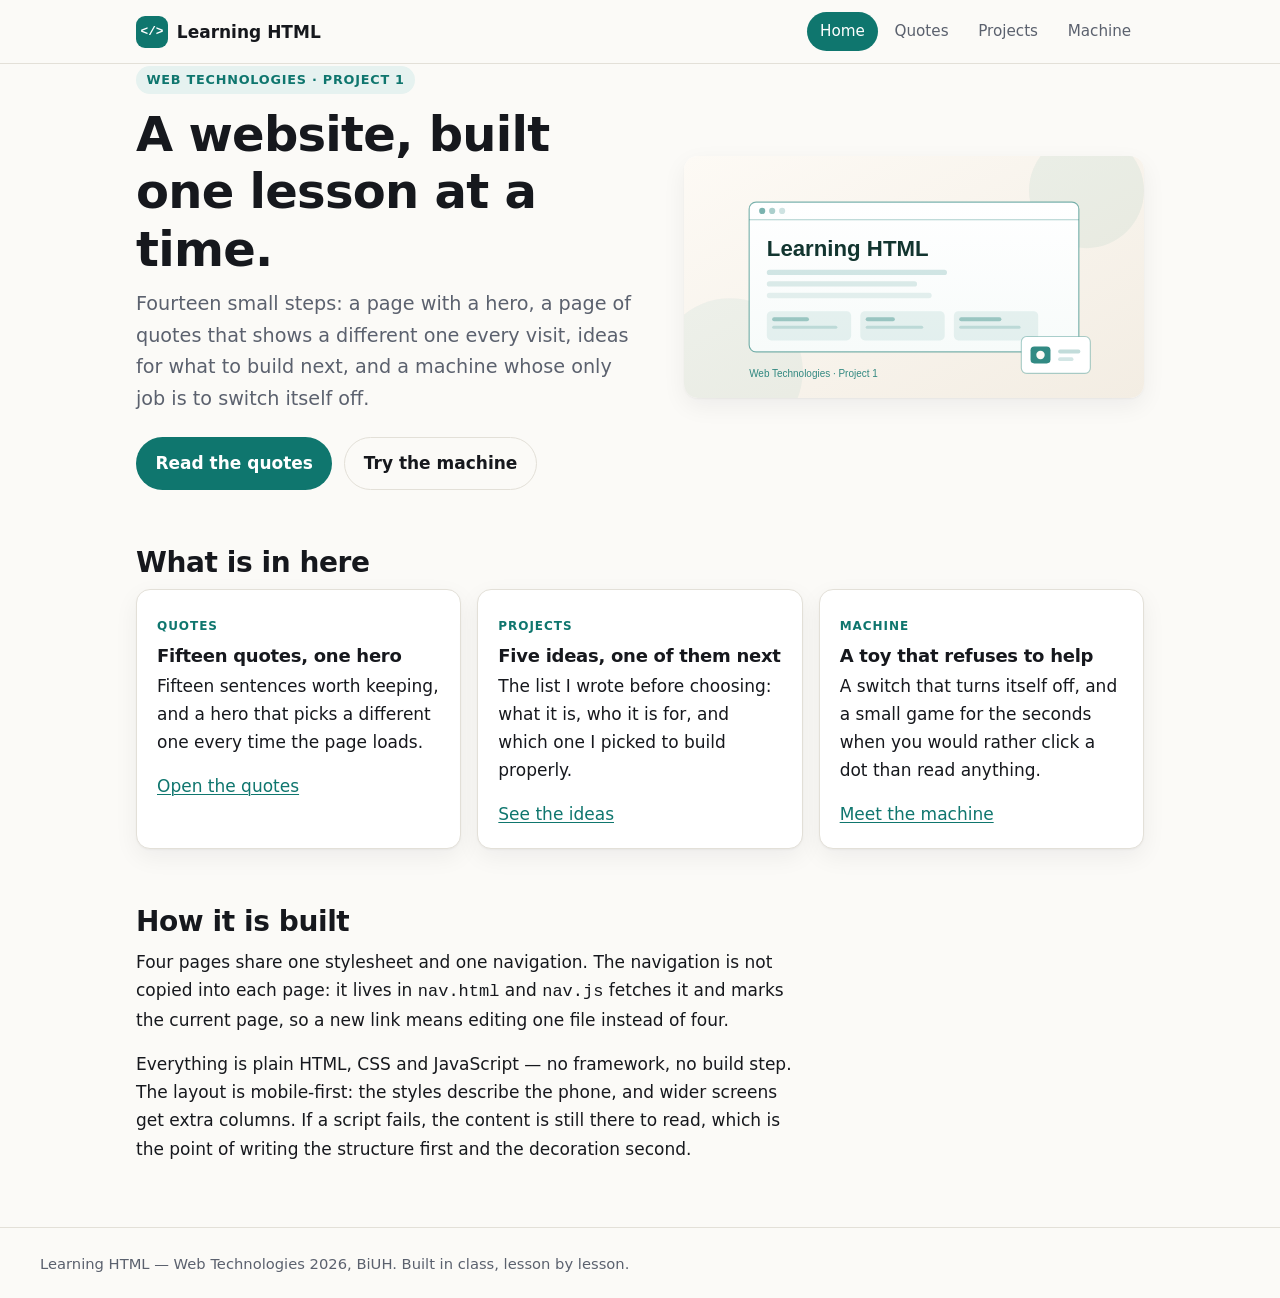
<file: index.html>
<!DOCTYPE html>
<html lang="en">
<head>
  <meta charset="utf-8">
  <meta name="viewport" content="width=device-width, initial-scale=1">
  <title>Learning HTML — a small site built in class</title>
  <meta name="description" content="The site built lesson by lesson in Web Technologies: a home page, fifteen quotes, a page of project ideas and a useless machine.">
  <link rel="icon" href="images/favicon-32.png" sizes="32x32" type="image/png">
  <link rel="apple-touch-icon" href="images/apple-touch-icon.png">
  <meta property="og:type" content="website">
  <meta property="og:title" content="Learning HTML">
  <meta property="og:description" content="A small site built lesson by lesson: quotes, project ideas, and one useless machine.">
  <meta property="og:image" content="images/og-image.jpg">
  <link rel="stylesheet" href="style.css">
  <script src="nav.js" defer></script>
</head>
<body>
  <a class="skip-link" href="#main">Skip to content</a>

  <header class="site-header" data-nav>
    <!-- nav.html is fetched and inserted here by nav.js -->
  </header>

  <main id="main" class="wrap">
    <section class="hero">
      <div class="hero-copy">
        <p class="eyebrow">Web Technologies · Project 1</p>
        <h1>A website, built one lesson at a time.</h1>
        <p class="lede">
          Fourteen small steps: a page with a hero, a page of quotes that shows a
          different one every visit, ideas for what to build next, and a machine
          whose only job is to switch itself off.
        </p>
        <div class="hero-actions">
          <a class="button" href="quotes.html">Read the quotes</a>
          <a class="button secondary" href="machine.html">Try the machine</a>
        </div>
      </div>
      <div class="hero-media">
        <img src="images/hero.svg" width="1200" height="630"
             alt="Illustration: a browser window drawn as an outline, with the words Learning HTML inside it.">
      </div>
    </section>

    <section aria-labelledby="inside">
      <h2 id="inside">What is in here</h2>
      <div class="card-grid">
        <article class="card">
          <span class="tag">Quotes</span>
          <h3>Fifteen quotes, one hero</h3>
          <p>
            Fifteen sentences worth keeping, and a hero that picks a different one
            every time the page loads.
          </p>
          <p><a href="quotes.html">Open the quotes</a></p>
        </article>
        <article class="card">
          <span class="tag">Projects</span>
          <h3>Five ideas, one of them next</h3>
          <p>
            The list I wrote before choosing: what it is, who it is for, and which
            one I picked to build properly.
          </p>
          <p><a href="project.html">See the ideas</a></p>
        </article>
        <article class="card">
          <span class="tag">Machine</span>
          <h3>A toy that refuses to help</h3>
          <p>
            A switch that turns itself off, and a small game for the seconds when
            you would rather click a dot than read anything.
          </p>
          <p><a href="machine.html">Meet the machine</a></p>
        </article>
      </div>
    </section>

    <section aria-labelledby="how">
      <h2 id="how">How it is built</h2>
      <p>
        Four pages share one stylesheet and one navigation. The navigation is not
        copied into each page: it lives in <code>nav.html</code> and
        <code>nav.js</code> fetches it and marks the current page, so a new link
        means editing one file instead of four.
      </p>
      <p>
        Everything is plain HTML, CSS and JavaScript — no framework, no build step.
        The layout is mobile-first: the styles describe the phone, and wider screens
        get extra columns. If a script fails, the content is still there to read,
        which is the point of writing the structure first and the decoration second.
      </p>
    </section>
  </main>

  <footer class="site-footer">
    <p>Learning HTML — Web Technologies 2026, BiUH. Built in class, lesson by lesson.</p>
  </footer>
</body>
</html>
</file>
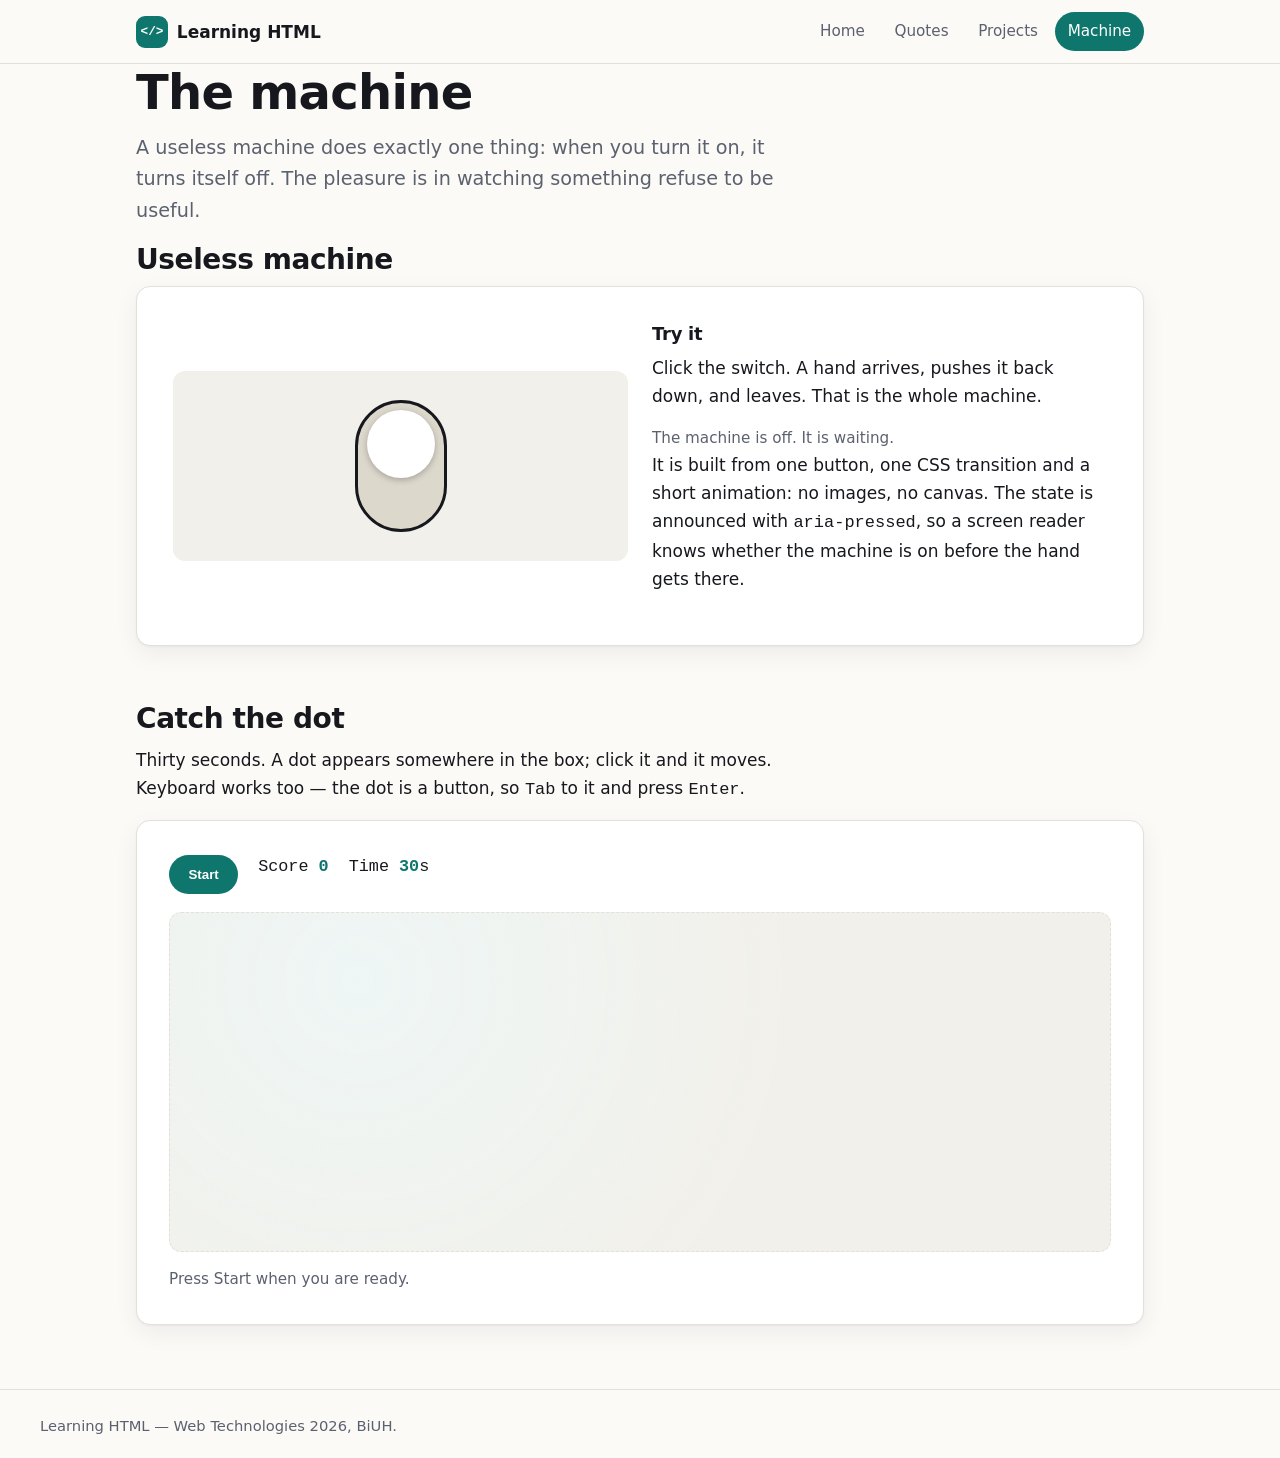
<file: machine.html>
<!DOCTYPE html>
<html lang="en">
<head>
  <meta charset="utf-8">
  <meta name="viewport" content="width=device-width, initial-scale=1">
  <title>The machine — Learning HTML</title>
  <meta name="description" content="A useless machine that switches itself off, and a small game about catching a dot before it moves again.">
  <link rel="icon" href="images/favicon-32.png" sizes="32x32" type="image/png">
  <link rel="apple-touch-icon" href="images/apple-touch-icon.png">
  <meta property="og:type" content="website">
  <meta property="og:title" content="The machine — Learning HTML">
  <meta property="og:description" content="A switch that turns itself off, and a game that keeps score.">
  <meta property="og:image" content="images/og-image.jpg">
  <link rel="stylesheet" href="style.css">
  <script src="nav.js" defer></script>
  <script src="machine.js" defer></script>
</head>
<body>
  <a class="skip-link" href="#main">Skip to content</a>

  <header class="site-header" data-nav></header>

  <main id="main" class="wrap">
    <h1>The machine</h1>
    <p class="lede">
      A useless machine does exactly one thing: when you turn it on, it turns
      itself off. The pleasure is in watching something refuse to be useful.
    </p>

    <section aria-labelledby="useless">
      <h2 id="useless">Useless machine</h2>
      <div class="machine">
        <div class="switch-stage">
          <button class="big-switch" type="button" id="the-switch" aria-pressed="false"
                  aria-labelledby="switch-label">
            <span class="knob" aria-hidden="true"></span>
            <span class="visually-hidden" id="switch-label">Turn the machine on</span>
          </button>
          <div class="hand" id="the-hand" aria-hidden="true"></div>
        </div>
        <div>
          <h3>Try it</h3>
          <p>
            Click the switch. A hand arrives, pushes it back down, and leaves. That
            is the whole machine.
          </p>
          <p class="machine-log" id="machine-log" role="status" aria-live="polite">
            The machine is off. It is waiting.
          </p>
          <p>
            It is built from one button, one CSS transition and a short animation:
            no images, no canvas. The state is announced with
            <code>aria-pressed</code>, so a screen reader knows whether the machine
            is on before the hand gets there.
          </p>
        </div>
      </div>
    </section>

    <section aria-labelledby="game">
      <h2 id="game">Catch the dot</h2>
      <p>
        Thirty seconds. A dot appears somewhere in the box; click it and it moves.
        Keyboard works too — the dot is a button, so <kbd>Tab</kbd> to it and press
        <kbd>Enter</kbd>.
      </p>

      <div class="game">
        <div class="game-bar">
          <button class="button" type="button" id="game-start">Start</button>
          <p class="score">Score <strong id="game-score">0</strong></p>
          <p class="score">Time <strong id="game-time">30</strong>s</p>
        </div>
        <div class="board" id="game-board">
          <!-- The dot is created by machine.js when the game starts. -->
        </div>
        <p class="game-hint" id="game-hint" role="status" aria-live="polite">
          Press Start when you are ready.
        </p>
      </div>
    </section>
  </main>

  <footer class="site-footer">
    <p>Learning HTML — Web Technologies 2026, BiUH.</p>
  </footer>
</body>
</html>
</file>
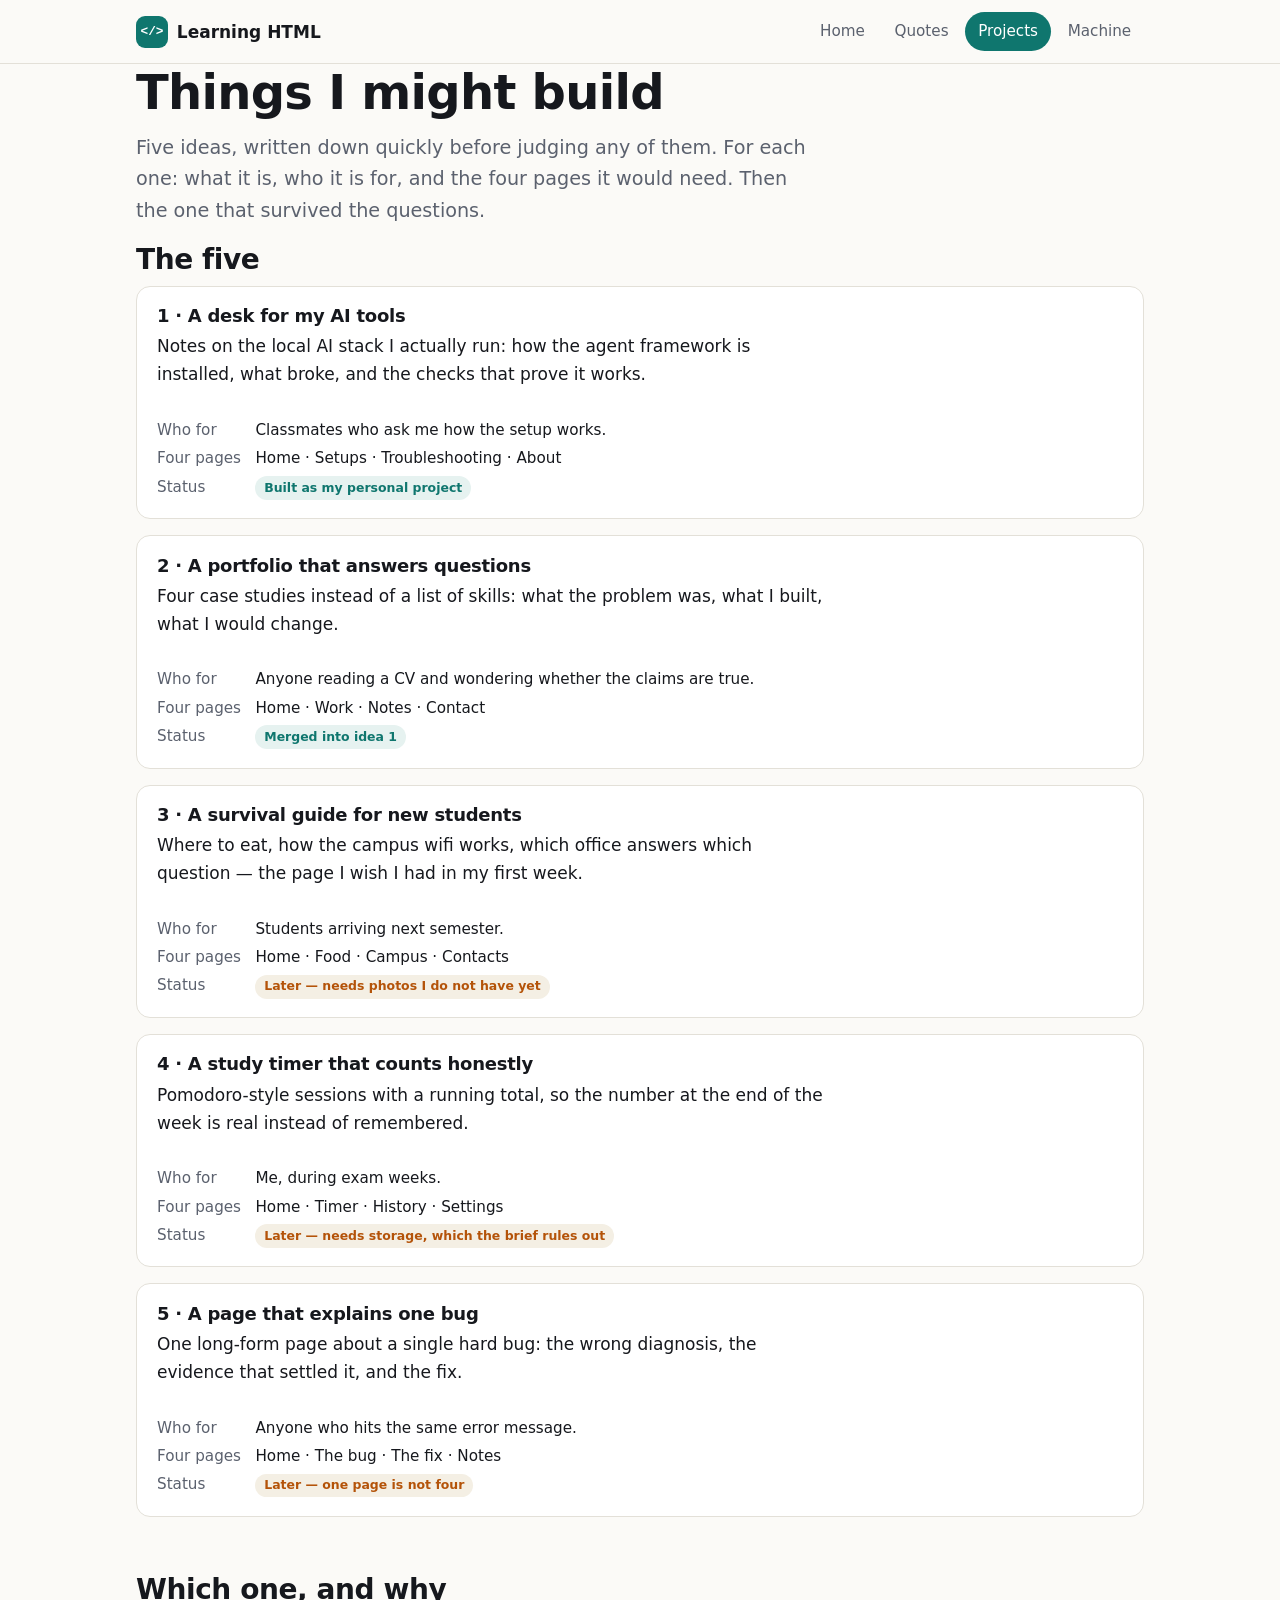
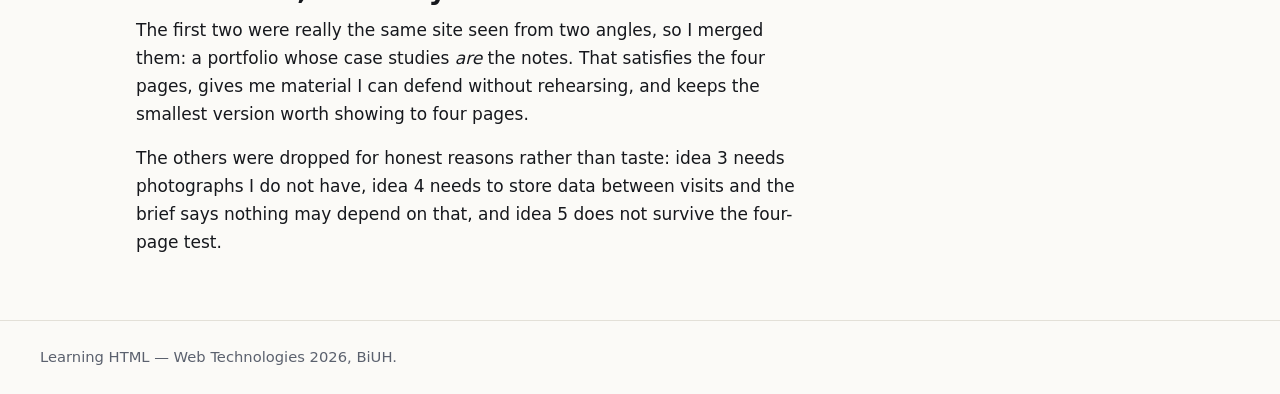
<file: project.html>
<!DOCTYPE html>
<html lang="en">
<head>
  <meta charset="utf-8">
  <meta name="viewport" content="width=device-width, initial-scale=1">
  <title>Project ideas — Learning HTML</title>
  <meta name="description" content="Five things I could build, who each one is for, and which of them I chose for the personal project.">
  <link rel="icon" href="images/favicon-32.png" sizes="32x32" type="image/png">
  <link rel="apple-touch-icon" href="images/apple-touch-icon.png">
  <meta property="og:type" content="website">
  <meta property="og:title" content="Project ideas — Learning HTML">
  <meta property="og:description" content="Five ideas, who each one is for, and the one I picked.">
  <meta property="og:image" content="images/og-image.jpg">
  <link rel="stylesheet" href="style.css">
  <script src="nav.js" defer></script>
</head>
<body>
  <a class="skip-link" href="#main">Skip to content</a>

  <header class="site-header" data-nav></header>

  <main id="main" class="wrap">
    <h1>Things I might build</h1>
    <p class="lede">
      Five ideas, written down quickly before judging any of them. For each one:
      what it is, who it is for, and the four pages it would need. Then the one
      that survived the questions.
    </p>

    <section aria-labelledby="ideas">
      <h2 id="ideas">The five</h2>
      <ol class="idea-list">
        <li class="idea">
          <h3>1 · A desk for my AI tools</h3>
          <p>
            Notes on the local AI stack I actually run: how the agent framework is
            installed, what broke, and the checks that prove it works.
          </p>
          <dl>
            <dt>Who for</dt>
            <dd>Classmates who ask me how the setup works.</dd>
            <dt>Four pages</dt>
            <dd>Home · Setups · Troubleshooting · About</dd>
            <dt>Status</dt>
            <dd><span class="status picked">Built as my personal project</span></dd>
          </dl>
        </li>
        <li class="idea">
          <h3>2 · A portfolio that answers questions</h3>
          <p>
            Four case studies instead of a list of skills: what the problem was,
            what I built, what I would change.
          </p>
          <dl>
            <dt>Who for</dt>
            <dd>Anyone reading a CV and wondering whether the claims are true.</dd>
            <dt>Four pages</dt>
            <dd>Home · Work · Notes · Contact</dd>
            <dt>Status</dt>
            <dd><span class="status picked">Merged into idea 1</span></dd>
          </dl>
        </li>
        <li class="idea">
          <h3>3 · A survival guide for new students</h3>
          <p>
            Where to eat, how the campus wifi works, which office answers which
            question — the page I wish I had in my first week.
          </p>
          <dl>
            <dt>Who for</dt>
            <dd>Students arriving next semester.</dd>
            <dt>Four pages</dt>
            <dd>Home · Food · Campus · Contacts</dd>
            <dt>Status</dt>
            <dd><span class="status later">Later — needs photos I do not have yet</span></dd>
          </dl>
        </li>
        <li class="idea">
          <h3>4 · A study timer that counts honestly</h3>
          <p>
            Pomodoro-style sessions with a running total, so the number at the end
            of the week is real instead of remembered.
          </p>
          <dl>
            <dt>Who for</dt>
            <dd>Me, during exam weeks.</dd>
            <dt>Four pages</dt>
            <dd>Home · Timer · History · Settings</dd>
            <dt>Status</dt>
            <dd><span class="status later">Later — needs storage, which the brief rules out</span></dd>
          </dl>
        </li>
        <li class="idea">
          <h3>5 · A page that explains one bug</h3>
          <p>
            One long-form page about a single hard bug: the wrong diagnosis, the
            evidence that settled it, and the fix.
          </p>
          <dl>
            <dt>Who for</dt>
            <dd>Anyone who hits the same error message.</dd>
            <dt>Four pages</dt>
            <dd>Home · The bug · The fix · Notes</dd>
            <dt>Status</dt>
            <dd><span class="status later">Later — one page is not four</span></dd>
          </dl>
        </li>
      </ol>
    </section>

    <section aria-labelledby="chosen">
      <h2 id="chosen">Which one, and why</h2>
      <p>
        The first two were really the same site seen from two angles, so I merged
        them: a portfolio whose case studies <em>are</em> the notes. That satisfies
        the four pages, gives me material I can defend without rehearsing, and
        keeps the smallest version worth showing to four pages.
      </p>
      <p>
        The others were dropped for honest reasons rather than taste: idea 3 needs
        photographs I do not have, idea 4 needs to store data between visits and the
        brief says nothing may depend on that, and idea 5 does not survive the
        four-page test.
      </p>
    </section>
  </main>

  <footer class="site-footer">
    <p>Learning HTML — Web Technologies 2026, BiUH.</p>
  </footer>
</body>
</html>
</file>
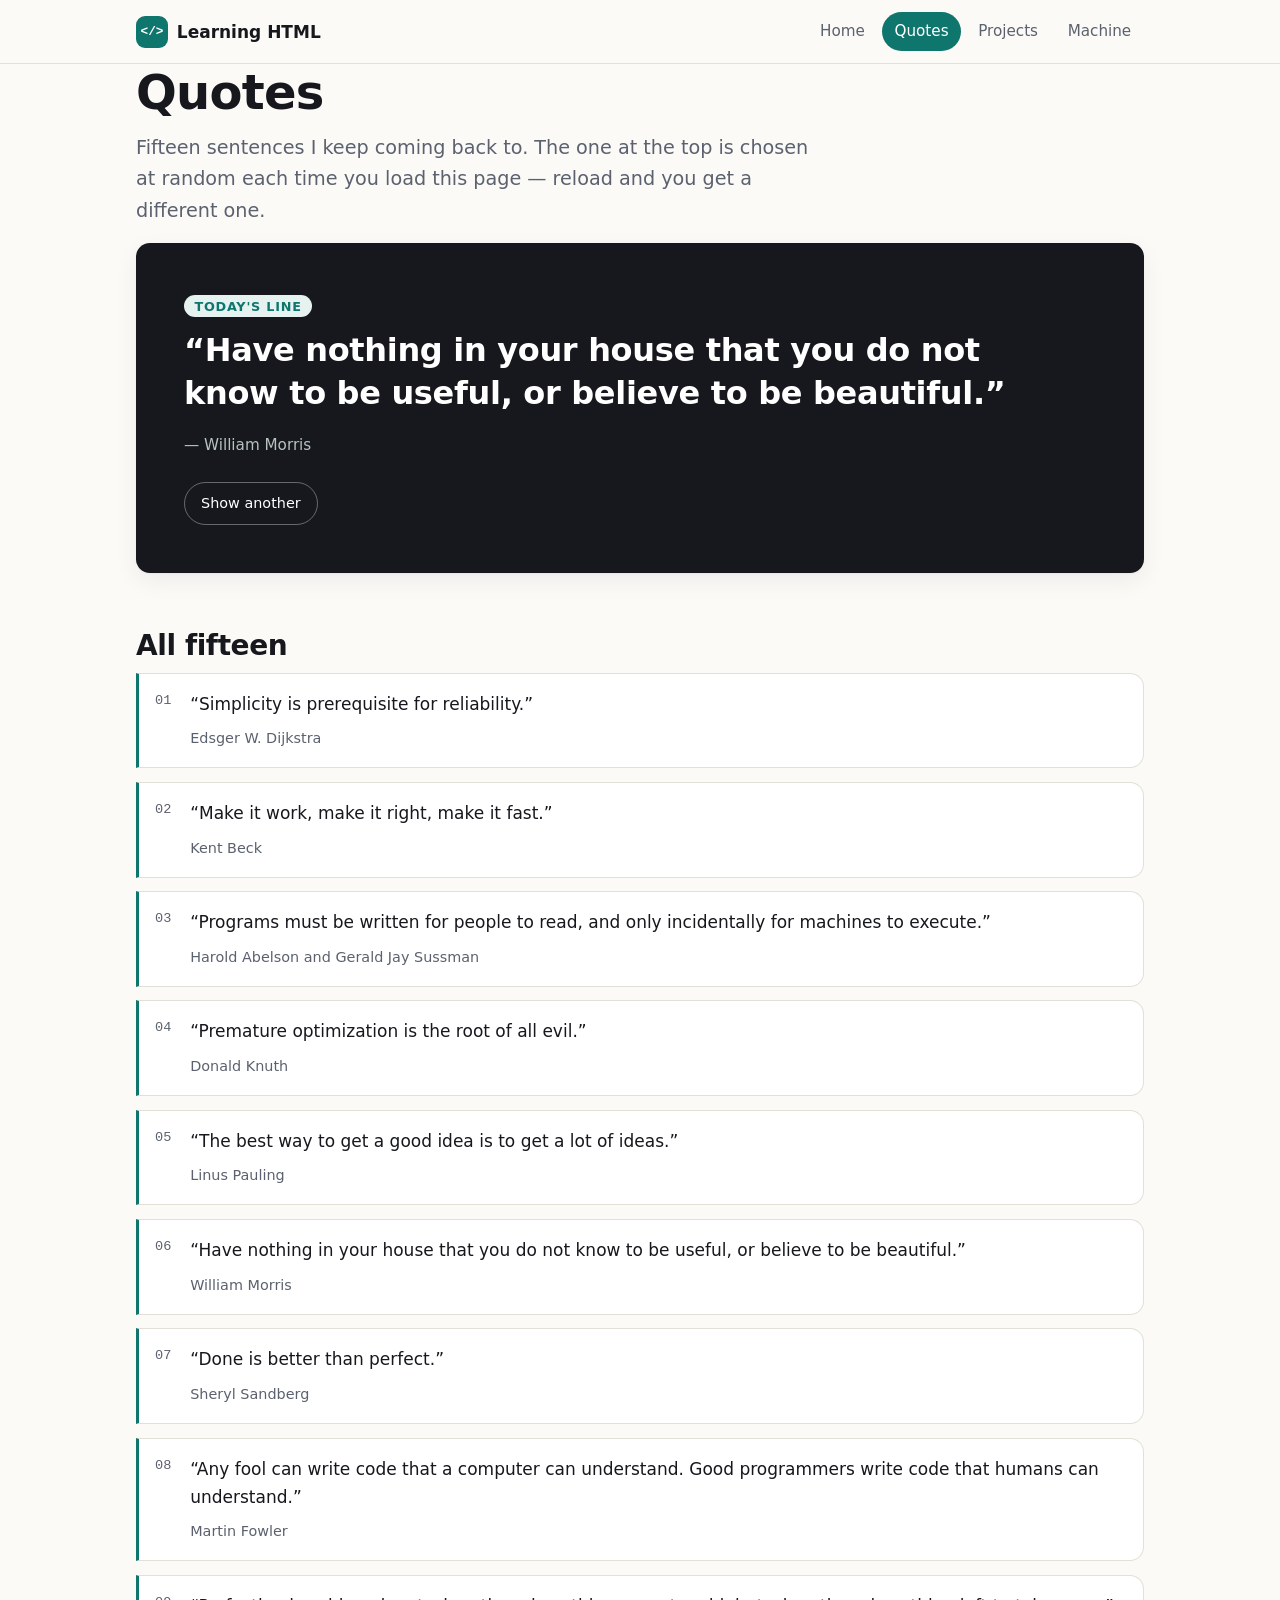
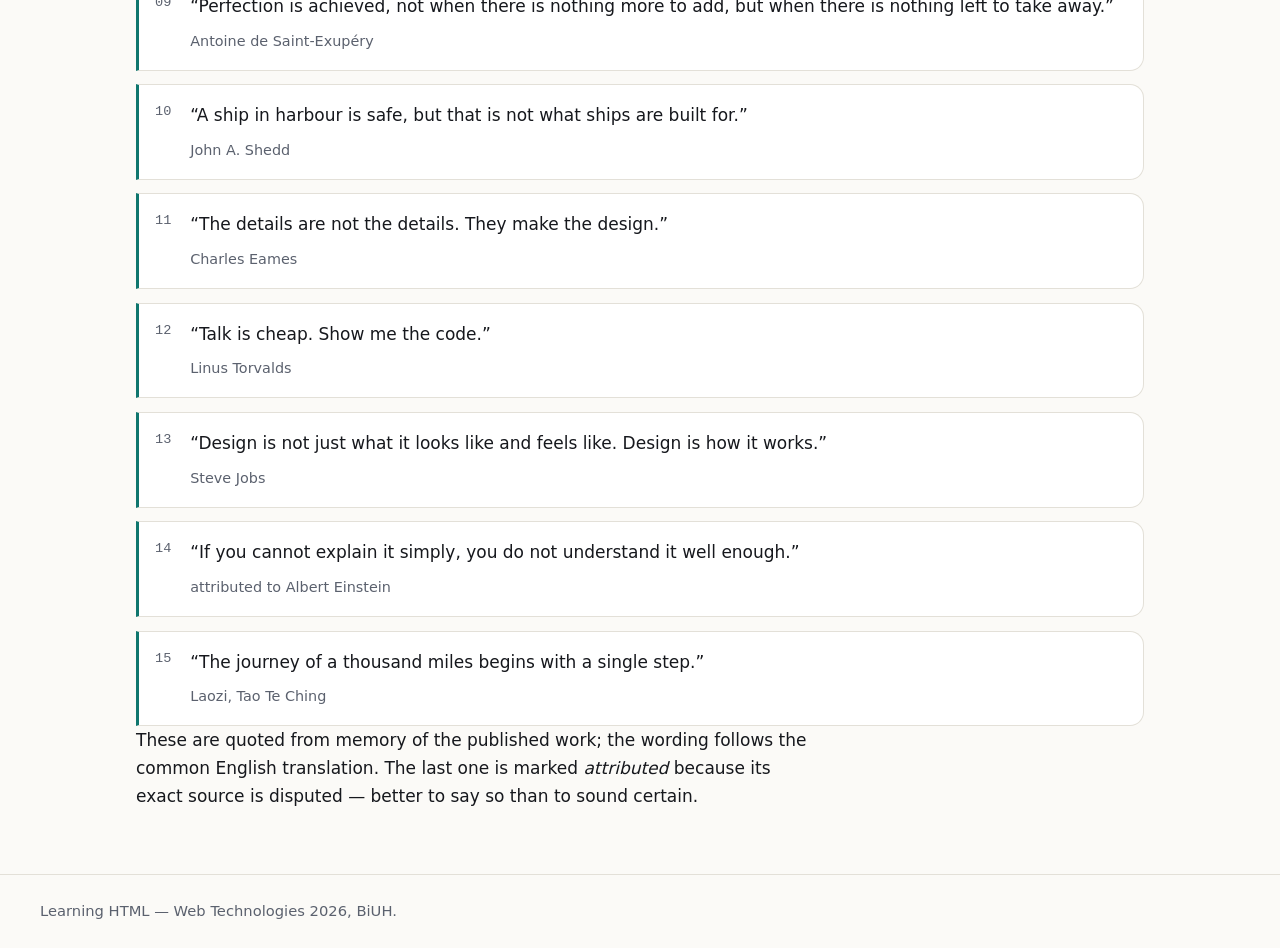
<file: quotes.html>
<!DOCTYPE html>
<html lang="en">
<head>
  <meta charset="utf-8">
  <meta name="viewport" content="width=device-width, initial-scale=1">
  <title>Quotes — Learning HTML</title>
  <meta name="description" content="Fifteen quotes about making things, choosing less, and finishing, with one of them picked at random for the top of the page.">
  <link rel="icon" href="images/favicon-32.png" sizes="32x32" type="image/png">
  <link rel="apple-touch-icon" href="images/apple-touch-icon.png">
  <meta property="og:type" content="website">
  <meta property="og:title" content="Quotes — Learning HTML">
  <meta property="og:description" content="Fifteen quotes about making things, with one picked at random on every visit.">
  <meta property="og:image" content="images/og-image.jpg">
  <link rel="stylesheet" href="style.css">
  <script src="nav.js" defer></script>
</head>
<body>
  <a class="skip-link" href="#main">Skip to content</a>

  <header class="site-header" data-nav></header>

  <main id="main" class="wrap">
    <h1>Quotes</h1>
    <p class="lede">
      Fifteen sentences I keep coming back to. The one at the top is chosen at
      random each time you load this page — reload and you get a different one.
    </p>

    <section class="quote-hero" aria-labelledby="random-hero">
      <h2 id="random-hero" class="eyebrow">Today's line</h2>
      <blockquote>
        <p id="quote-text">Loading…</p>
        <cite id="quote-source"></cite>
      </blockquote>
      <button class="again" type="button" id="quote-again">Show another</button>
    </section>

    <section aria-labelledby="all-quotes">
      <h2 id="all-quotes">All fifteen</h2>
      <ol class="quote-list">
        <li>
          <q>Simplicity is prerequisite for reliability.</q>
          <cite>Edsger W. Dijkstra</cite>
        </li>
        <li>
          <q>Make it work, make it right, make it fast.</q>
          <cite>Kent Beck</cite>
        </li>
        <li>
          <q>Programs must be written for people to read, and only incidentally for machines to execute.</q>
          <cite>Harold Abelson and Gerald Jay Sussman</cite>
        </li>
        <li>
          <q>Premature optimization is the root of all evil.</q>
          <cite>Donald Knuth</cite>
        </li>
        <li>
          <q>The best way to get a good idea is to get a lot of ideas.</q>
          <cite>Linus Pauling</cite>
        </li>
        <li>
          <q>Have nothing in your house that you do not know to be useful, or believe to be beautiful.</q>
          <cite>William Morris</cite>
        </li>
        <li>
          <q>Done is better than perfect.</q>
          <cite>Sheryl Sandberg</cite>
        </li>
        <li>
          <q>Any fool can write code that a computer can understand. Good programmers write code that humans can understand.</q>
          <cite>Martin Fowler</cite>
        </li>
        <li>
          <q>Perfection is achieved, not when there is nothing more to add, but when there is nothing left to take away.</q>
          <cite>Antoine de Saint-Exupéry</cite>
        </li>
        <li>
          <q>A ship in harbour is safe, but that is not what ships are built for.</q>
          <cite>John A. Shedd</cite>
        </li>
        <li>
          <q>The details are not the details. They make the design.</q>
          <cite>Charles Eames</cite>
        </li>
        <li>
          <q>Talk is cheap. Show me the code.</q>
          <cite>Linus Torvalds</cite>
        </li>
        <li>
          <q>Design is not just what it looks like and feels like. Design is how it works.</q>
          <cite>Steve Jobs</cite>
        </li>
        <li>
          <q>If you cannot explain it simply, you do not understand it well enough.</q>
          <cite>attributed to Albert Einstein</cite>
        </li>
        <li>
          <q>The journey of a thousand miles begins with a single step.</q>
          <cite>Laozi, Tao Te Ching</cite>
        </li>
      </ol>
      <p>
        These are quoted from memory of the published work; the wording follows the
        common English translation. The last one is marked <em>attributed</em> because
        its exact source is disputed — better to say so than to sound certain.
      </p>
    </section>
  </main>

  <footer class="site-footer">
    <p>Learning HTML — Web Technologies 2026, BiUH.</p>
  </footer>

  <script>
    // The hero quote. Kept inline and small on purpose: it belongs to this page
    // only, so a shared script would be extra indirection for no gain.
    const QUOTES = [
      ['Simplicity is prerequisite for reliability.', 'Edsger W. Dijkstra'],
      ['Make it work, make it right, make it fast.', 'Kent Beck'],
      ['Programs must be written for people to read, and only incidentally for machines to execute.', 'Harold Abelson and Gerald Jay Sussman'],
      ['Premature optimization is the root of all evil.', 'Donald Knuth'],
      ['The best way to get a good idea is to get a lot of ideas.', 'Linus Pauling'],
      ['Have nothing in your house that you do not know to be useful, or believe to be beautiful.', 'William Morris'],
      ['Done is better than perfect.', 'Sheryl Sandberg'],
      ['Any fool can write code that a computer can understand. Good programmers write code that humans can understand.', 'Martin Fowler'],
      ['Perfection is achieved, not when there is nothing more to add, but when there is nothing left to take away.', 'Antoine de Saint-Exupéry'],
      ['A ship in harbour is safe, but that is not what ships are built for.', 'John A. Shedd'],
      ['The details are not the details. They make the design.', 'Charles Eames'],
      ['Talk is cheap. Show me the code.', 'Linus Torvalds'],
      ['Design is not just what it looks like and feels like. Design is how it works.', 'Steve Jobs'],
      ['If you cannot explain it simply, you do not understand it well enough.', 'attributed to Albert Einstein'],
      ['The journey of a thousand miles begins with a single step.', 'Laozi, Tao Te Ching'],
    ];

    const textEl = document.getElementById('quote-text');
    const sourceEl = document.getElementById('quote-source');
    const againButton = document.getElementById('quote-again');
    let lastIndex = -1;

    function showRandomQuote() {
      let index = Math.floor(Math.random() * QUOTES.length);
      // Avoid showing the same quote twice in a row: it looks like a bug.
      if (QUOTES.length > 1 && index === lastIndex) {
        index = (index + 1) % QUOTES.length;
      }
      lastIndex = index;
      textEl.textContent = '\u201C' + QUOTES[index][0] + '\u201D';
      sourceEl.textContent = '— ' + QUOTES[index][1];
    }

    againButton.addEventListener('click', showRandomQuote);
    showRandomQuote();
  </script>
</body>
</html>
</file>
<file: style.css>
/* ==========================================================================
   Learning HTML — stylesheet
   One file for the whole site. Small, readable, and mobile-first: the base
   rules describe the phone, the media queries add room for the desktop.
   ========================================================================== */

:root {
  --paper: #fbfaf7;
  --surface: #ffffff;
  --ink: #16181d;
  --muted: #5b616e;
  --line: #e3e0d8;
  --accent: #0f766e;
  --accent-soft: #e6f2f0;
  --warn: #b45309;
  --radius: 14px;
  --shadow: 0 1px 2px rgba(22, 24, 29, 0.04), 0 8px 24px rgba(22, 24, 29, 0.06);
  --measure: 68rem;
}

*,
*::before,
*::after {
  box-sizing: border-box;
}

html {
  -webkit-text-size-adjust: 100%;
}

body {
  margin: 0;
  background: var(--paper);
  color: var(--ink);
  font-family: "Segoe UI", system-ui, -apple-system, "Helvetica Neue", Arial, sans-serif;
  font-size: 1.0625rem;
  line-height: 1.65;
}

img {
  max-width: 100%;
  height: auto;
  display: block;
}

a {
  color: var(--accent);
  text-decoration-thickness: 1px;
  text-underline-offset: 2px;
}

a:hover {
  text-decoration-thickness: 2px;
}

:focus-visible {
  outline: 3px solid var(--accent);
  outline-offset: 2px;
  border-radius: 4px;
}

/* Skip link: the first thing a keyboard user meets. */
.skip-link {
  position: absolute;
  left: 1rem;
  top: -4rem;
  z-index: 100;
  background: var(--ink);
  color: #fff;
  padding: 0.6rem 1rem;
  border-radius: 0 0 8px 8px;
  transition: top 120ms ease;
}

.skip-link:focus {
  top: 0;
}

/* ---------- header & navigation ---------------------------------------- */

.site-header {
  position: sticky;
  top: 0;
  z-index: 50;
  /* Keep the menu on the same column as the text, so the header does not look
     pasted onto the window edge on a wide screen. */
  padding-block: 0.75rem;
  padding-inline: max(clamp(1rem, 4vw, 2.5rem), calc((100% - var(--measure)) / 2 + 2.5rem));
  background: rgba(251, 250, 247, 0.92);
  backdrop-filter: blur(8px);
  border-bottom: 1px solid var(--line);
}

/* The <nav> inside the header is the landmark; it also carries the flex layout
   so the brand, the toggle and the list line up. */
.nav {
  display: flex;
  flex-wrap: wrap;
  align-items: center;
  gap: 0.5rem 1rem;
}

.brand {
  display: inline-flex;
  align-items: center;
  gap: 0.55rem;
  color: var(--ink);
  font-weight: 650;
  text-decoration: none;
  margin-right: auto;
}

.brand-mark {
  display: grid;
  place-items: center;
  width: 2rem;
  height: 2rem;
  border-radius: 9px;
  background: var(--accent);
  color: #fff;
  font-family: ui-monospace, "Cascadia Code", Consolas, monospace;
  font-size: 0.8rem;
}

.nav-toggle {
  display: none;
  padding: 0.45rem 0.9rem;
  border: 1px solid var(--line);
  border-radius: 999px;
  background: var(--surface);
  color: var(--ink);
  font: inherit;
  font-size: 0.9rem;
  cursor: pointer;
}

.nav-list {
  display: flex;
  gap: 0.25rem;
  margin: 0;
  padding: 0;
  list-style: none;
}

.nav-list a {
  display: block;
  padding: 0.45rem 0.8rem;
  border-radius: 999px;
  color: var(--muted);
  text-decoration: none;
  font-size: 0.95rem;
}

.nav-list a:hover {
  background: var(--accent-soft);
  color: var(--accent);
}

/* Semantics drive the style: no extra class needed on each page. */
.nav-list a[aria-current="page"] {
  background: var(--accent);
  color: #fff;
}

/* ---------- layout ------------------------------------------------------ */

.wrap {
  max-width: var(--measure);
  margin: 0 auto;
  padding: 0 clamp(1rem, 4vw, 2.5rem);
}

main {
  padding-block: clamp(1.5rem, 5vw, 3rem);
}

section + section {
  margin-top: clamp(2rem, 6vw, 3.5rem);
}

h1,
h2,
h3 {
  line-height: 1.2;
  letter-spacing: -0.015em;
  margin: 0 0 0.6rem;
}

h1 {
  font-size: clamp(2rem, 5vw, 3rem);
  font-weight: 700;
}

h2 {
  font-size: clamp(1.35rem, 2.6vw, 1.75rem);
}

h3 {
  font-size: 1.125rem;
}

p {
  margin: 0 0 1rem;
  max-width: 62ch;
}

.lede {
  font-size: clamp(1.05rem, 2vw, 1.2rem);
  color: var(--muted);
  max-width: 56ch;
}

.eyebrow {
  display: inline-block;
  margin-bottom: 0.75rem;
  padding: 0.2rem 0.65rem;
  border-radius: 999px;
  background: var(--accent-soft);
  color: var(--accent);
  font-size: 0.8rem;
  font-weight: 600;
  letter-spacing: 0.06em;
  text-transform: uppercase;
}

/* ---------- hero -------------------------------------------------------- */

.hero {
  display: grid;
  gap: clamp(1.25rem, 4vw, 2.5rem);
  align-items: center;
}

.hero-media {
  border-radius: var(--radius);
  overflow: hidden;
  box-shadow: var(--shadow);
  background: var(--surface);
}

.hero-media img {
  width: 100%;
}

.hero-actions {
  display: flex;
  flex-wrap: wrap;
  gap: 0.75rem;
  margin-top: 1.4rem;
}

.button {
  display: inline-block;
  padding: 0.7rem 1.15rem;
  border-radius: 999px;
  border: 1px solid transparent;
  background: var(--accent);
  color: #fff;
  font-weight: 600;
  text-decoration: none;
}

.button.secondary {
  background: transparent;
  border-color: var(--line);
  color: var(--ink);
}

.button:hover {
  filter: brightness(1.05);
}

/* ---------- cards ------------------------------------------------------- */

.card-grid {
  display: grid;
  gap: 1rem;
  grid-template-columns: 1fr;
}

.card {
  padding: 1.25rem;
  background: var(--surface);
  border: 1px solid var(--line);
  border-radius: var(--radius);
  box-shadow: var(--shadow);
}

.card h3 {
  margin-bottom: 0.35rem;
}

.card p:last-child {
  margin-bottom: 0;
}

.card .tag {
  display: inline-block;
  margin-bottom: 0.5rem;
  font-size: 0.75rem;
  font-weight: 700;
  letter-spacing: 0.08em;
  text-transform: uppercase;
  color: var(--accent);
}

/* ---------- quotes ------------------------------------------------------ */

.quote-hero {
  padding: clamp(1.5rem, 5vw, 3rem);
  background: var(--ink);
  color: #fff;
  border-radius: var(--radius);
  box-shadow: var(--shadow);
}

.quote-hero blockquote {
  margin: 0;
}

.quote-hero p {
  max-width: 40ch;
  margin: 0 0 0.9rem;
  font-size: clamp(1.3rem, 3.4vw, 2rem);
  line-height: 1.35;
  font-weight: 600;
  letter-spacing: -0.01em;
}

.quote-hero cite {
  font-style: normal;
  color: #b8c3c0;
  font-size: 0.95rem;
}

.quote-hero .again {
  margin-top: 1.5rem;
  background: transparent;
  border: 1px solid rgba(255, 255, 255, 0.35);
  color: #fff;
  padding: 0.55rem 1rem;
  border-radius: 999px;
  font: inherit;
  font-size: 0.9rem;
  cursor: pointer;
}

.quote-hero .again:hover {
  background: rgba(255, 255, 255, 0.12);
}

.quote-list {
  display: grid;
  gap: 0.85rem;
  margin: 0;
  padding: 0;
  list-style: none;
  counter-reset: quote;
}

.quote-list li {
  counter-increment: quote;
  position: relative;
  padding: 1rem 1.15rem 1rem 3.2rem;
  background: var(--surface);
  border: 1px solid var(--line);
  border-left: 3px solid var(--accent);
  border-radius: 0 var(--radius) var(--radius) 0;
}

.quote-list li::before {
  content: counter(quote, decimal-leading-zero);
  position: absolute;
  left: 1rem;
  top: 1rem;
  font-family: ui-monospace, "Cascadia Code", Consolas, monospace;
  font-size: 0.85rem;
  color: var(--muted);
}

.quote-list q {
  display: block;
  quotes: "\201C" "\201D";
  margin-bottom: 0.35rem;
}

.quote-list cite {
  font-style: normal;
  font-size: 0.9rem;
  color: var(--muted);
}

/* ---------- project ideas ---------------------------------------------- */

.idea-list {
  display: grid;
  gap: 1rem;
  margin: 0;
  padding: 0;
  list-style: none;
}

.idea {
  display: grid;
  gap: 0.35rem 1.25rem;
  padding: 1.15rem 1.25rem;
  background: var(--surface);
  border: 1px solid var(--line);
  border-radius: var(--radius);
}

.idea h3 {
  margin: 0;
}

.idea dl {
  display: grid;
  grid-template-columns: max-content 1fr;
  gap: 0.2rem 0.9rem;
  margin: 0.5rem 0 0;
  font-size: 0.95rem;
}

.idea dt {
  color: var(--muted);
}

.idea dd {
  margin: 0;
}

.status {
  display: inline-block;
  padding: 0.1rem 0.55rem;
  border-radius: 999px;
  font-size: 0.78rem;
  font-weight: 600;
}

.status.picked {
  background: var(--accent-soft);
  color: var(--accent);
}

.status.later {
  background: #f4efe4;
  color: var(--warn);
}

/* ---------- machine page ------------------------------------------------ */

.machine {
  display: grid;
  gap: 1.5rem;
  align-items: center;
  padding: clamp(1.5rem, 4vw, 2.25rem);
  background: var(--surface);
  border: 1px solid var(--line);
  border-radius: var(--radius);
  box-shadow: var(--shadow);
}

.switch-stage {
  display: grid;
  place-items: center;
  min-height: 190px;
  position: relative;
  background: #f2f0ea;
  border-radius: 12px;
  overflow: hidden;
}

.big-switch {
  display: grid;
  place-items: center;
  width: 92px;
  height: 132px;
  padding: 0;
  border: 3px solid var(--ink);
  border-radius: 46px;
  background: #ddd8cc;
  cursor: pointer;
  transition: background 160ms ease;
}

.big-switch[aria-pressed="true"] {
  background: var(--accent);
  border-color: var(--accent);
}

.big-switch .knob {
  width: 68px;
  height: 68px;
  border-radius: 50%;
  background: var(--surface);
  box-shadow: 0 2px 6px rgba(0, 0, 0, 0.25);
  transform: translateY(-22px);
  transition: transform 160ms ease;
}

.big-switch[aria-pressed="true"] .knob {
  transform: translateY(22px);
}

/* The hand that pushes it back — the whole joke of the machine. */
.hand {
  position: absolute;
  bottom: 18px;
  width: 34px;
  height: 46px;
  border-radius: 10px 10px 14px 14px;
  background: var(--warn);
  opacity: 0;
  transform: translateY(60px);
}

.hand.acting {
  animation: push-back 900ms ease forwards;
}

@keyframes push-back {
  0%   { opacity: 0; transform: translateY(60px); }
  25%  { opacity: 1; transform: translateY(0); }
  55%  { opacity: 1; transform: translateY(-4px); }
  100% { opacity: 1; transform: translateY(0); }
}

.machine-log {
  margin: 1rem 0 0;
  font-size: 0.95rem;
  color: var(--muted);
  min-height: 1.6em;
}

/* ---------- game -------------------------------------------------------- */

.game {
  padding: clamp(1.25rem, 4vw, 2rem);
  background: var(--surface);
  border: 1px solid var(--line);
  border-radius: var(--radius);
  box-shadow: var(--shadow);
}

.game-bar {
  display: flex;
  flex-wrap: wrap;
  align-items: center;
  gap: 0.75rem 1.25rem;
  margin-bottom: 1rem;
}

.score {
  font-family: ui-monospace, "Cascadia Code", Consolas, monospace;
  font-size: 1.05rem;
}

.score strong {
  color: var(--accent);
}

.board {
  position: relative;
  height: clamp(240px, 46vw, 340px);
  border-radius: 12px;
  background:
    radial-gradient(circle at 20% 20%, #eef6f5, transparent 55%),
    #f2f0ea;
  border: 1px dashed var(--line);
  overflow: hidden;
  cursor: crosshair;
}

.dot {
  position: absolute;
  width: 44px;
  height: 44px;
  padding: 0;
  border: 0;
  border-radius: 50%;
  background: var(--accent);
  box-shadow: 0 4px 12px rgba(15, 118, 110, 0.4);
  cursor: pointer;
  transition: transform 90ms ease;
}

.dot:active {
  transform: scale(0.92);
}

.game-hint {
  margin: 0.9rem 0 0;
  font-size: 0.95rem;
  color: var(--muted);
}

/* ---------- footer ------------------------------------------------------ */

.site-footer {
  margin-top: clamp(2.5rem, 7vw, 4rem);
  padding: 1.5rem clamp(1rem, 4vw, 2.5rem);
  border-top: 1px solid var(--line);
  color: var(--muted);
  font-size: 0.92rem;
}

.site-footer p {
  margin: 0;
  max-width: var(--measure);
}

/* ---------- wider screens ---------------------------------------------- */

@media (min-width: 700px) {
  .card-grid {
    grid-template-columns: repeat(3, 1fr);
  }

  .hero {
    grid-template-columns: 1.05fr 0.95fr;
  }
}

@media (min-width: 900px) {
  .machine {
    grid-template-columns: 1fr 1fr;
  }
}

@media (max-width: 699px) {
  .nav-toggle {
    display: inline-block;
  }

  .nav-list {
    display: none;
    width: 100%;
    flex-direction: column;
    gap: 0.15rem;
    padding-bottom: 0.5rem;
  }

  .nav-list.is-open {
    display: flex;
  }

  .nav-list a {
    padding: 0.6rem 0.75rem;
  }
}

/* Hide the screen-reader labels: the switch needs a name, not a caption. */
.visually-hidden {
  position: absolute;
  width: 1px;
  height: 1px;
  margin: -1px;
  padding: 0;
  overflow: hidden;
  clip-path: inset(50%);
  white-space: nowrap;
  border: 0;
}

/* Motion is decoration here, so the few things that move simply stop moving. */
@media (prefers-reduced-motion: reduce) {
  .knob,
  .hand,
  .dot,
  .button,
  .card {
    animation: none;
    transition: none;
  }
}
</file>
